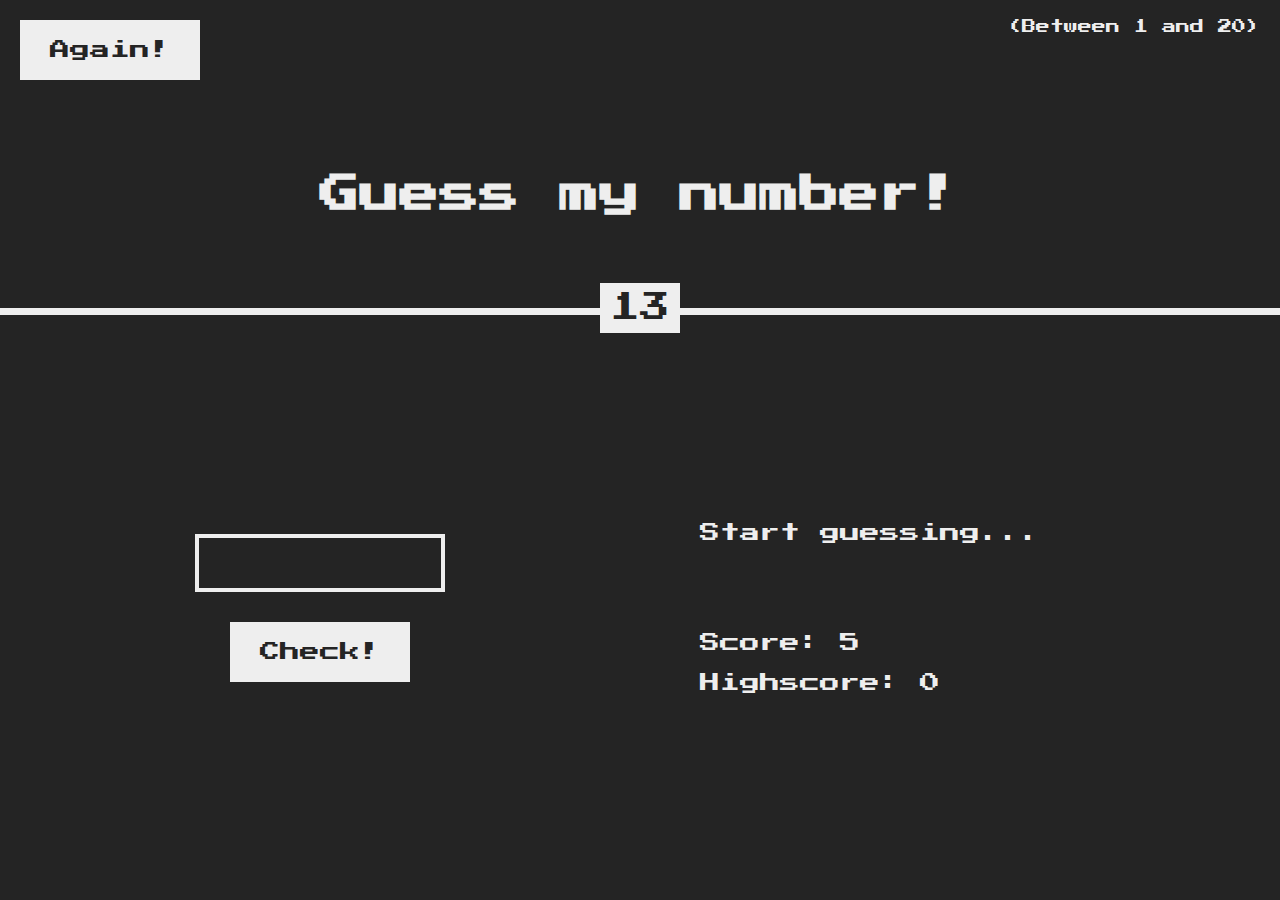
<file: 01 Guess Number Game/index.html>
<!DOCTYPE html>
<html lang="en">
  <head>
    <meta charset="UTF-8" />
    <meta http-equiv="X-UA-Compatible" content="IE=edge" />
    <meta name="viewport" content="width=device-width, initial-scale=1.0" />
    <link rel="stylesheet" href="./style.css" />
    <title>Guess my number!</title>
  </head>
  <body>
    <header>
      <h1>Guess my number!</h1>
      <p class="between">(Between 1 and 20)</p>
      <button class="btn again">Again!</button>
      <div class="number">?</div>
    </header>
    <main>
      <section class="left">
        <input type="number" name="" id="" class="guess" />
        <button class="btn check">Check!</button>
      </section>
      <section class="right">
        <p class="message">Start guessing...</p>
        <p class="label-score">Score: <span class="score"></span></p>
        <p class="label-highscore">
          Highscore: <span class="highscore">0</span>
        </p>
      </section>
    </main>
    <script src="./script.js"></script>
  </body>
</html>
</file>
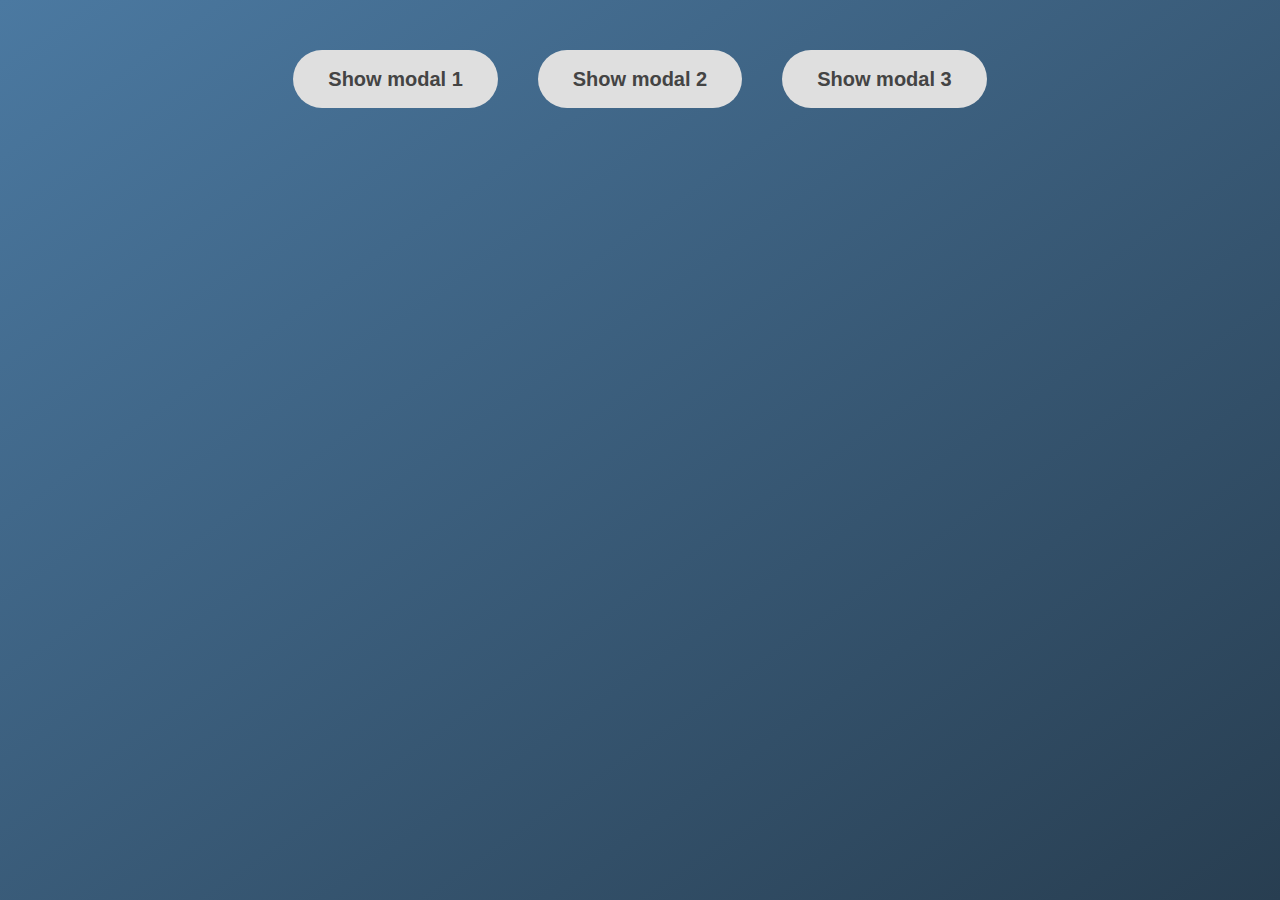
<file: 02 Modal Window/index.html>
<!DOCTYPE html>
<html lang="en">
  <head>
    <meta charset="UTF-8" />
    <meta http-equiv="X-UA-Compatible" content="IE=edge" />
    <meta name="viewport" content="width=device-width, initial-scale=1.0" />
    <link rel="stylesheet" href="style.css" />
    <title>Modal Window</title>
  </head>
  <body>
    <button class="show-modal">Show modal 1</button>
    <button class="show-modal">Show modal 2</button>
    <button class="show-modal">Show modal 3</button>

    <div class="modal hidden">
      <button class="close-modal">&times;</button>
      <h1>Modal Window</h1>
      <p>
        Lorem ipsum dolor sit amet, consectetur adipisicing elit, sed do eiusmod
        tempor incididunt ut labore et dolore magna aliqua. Ut enim ad minim
        veniam, quis nostrud exercitation ullamco laboris nisi ut aliquip ex ea
        commodo consequat. Duis aute irure dolor in reprehenderit in voluptate
        velit esse cillum dolore eu fugiat nulla pariatur. Excepteur sint
        occaecat cupidatat non proident, sunt in culpa qui officia deserunt
        mollit anim id est laborum.
      </p>
    </div>
    <div class="overlay hidden"></div>
    <script src="script.js"></script>
  </body>
</html>
</file>
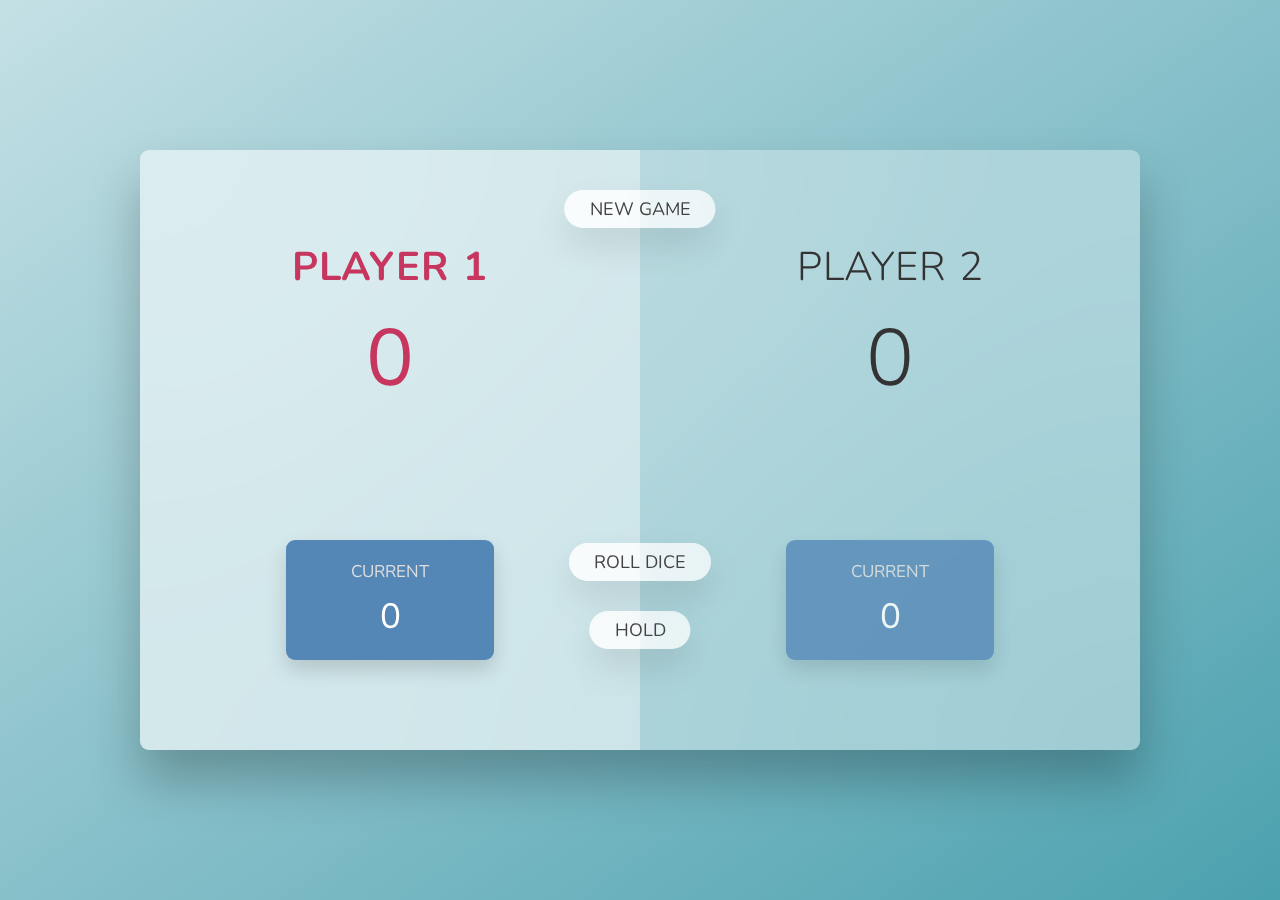
<file: 03 Dice Game/index.html>
<!DOCTYPE html>
<html lang="en">
  <head>
    <meta charset="UTF-8" />
    <meta name="viewport" content="width=device-width, initial-scale=1.0" />
    <meta http-equiv="X-UA-Compatible" content="ie=edge" />
    <link rel="shortcut icon" href="#" />
    <link rel="stylesheet" href="style.css" />
    <title>Pig Game</title>
  </head>
  <body>
    <main>
      <section class="player player--0 player--active">
        <h2 class="name" id="name--0">Player 1</h2>
        <p class="score" id="score--0">43</p>
        <div class="current">
          <p class="current-label">Current</p>
          <p class="current-score" id="current--0">0</p>
        </div>
      </section>
      <section class="player player--1">
        <h2 class="name" id="name--1">Player 2</h2>
        <p class="score" id="score--1">24</p>
        <div class="current">
          <p class="current-label">Current</p>
          <p class="current-score" id="current--1">0</p>
        </div>
      </section>

      <img src="./images/dice-6.png" alt="Playing dice" class="dice" />
      <button class="btn btn--new">New game</button>
      <button class="btn btn--roll">Roll dice</button>
      <button class="btn btn--hold">Hold</button>
    </main>
    <script src="script.js"></script>
  </body>
</html>
</file>
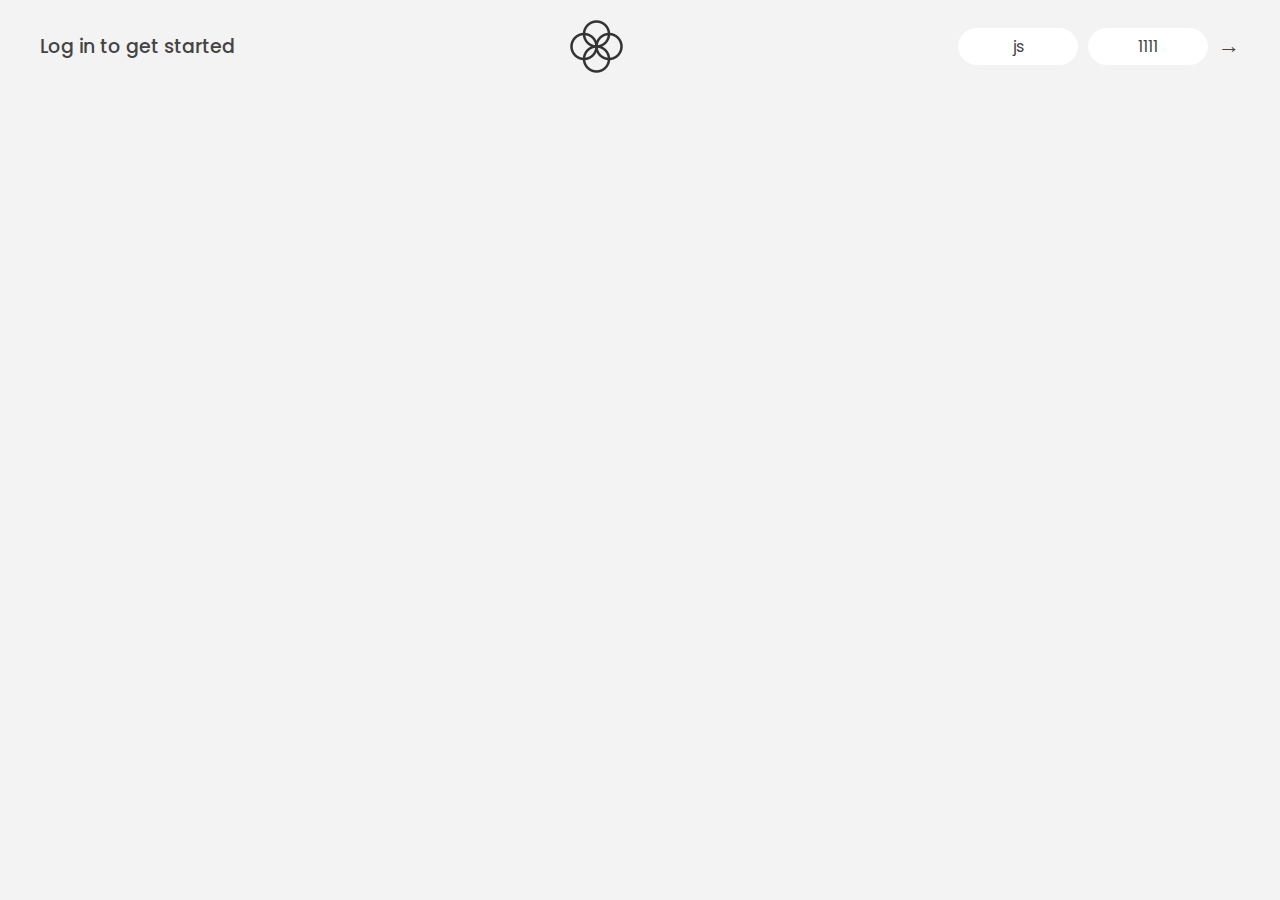
<file: 04 Bank project/index.html>
<!DOCTYPE html>
<html lang="en">
  <head>
    <meta charset="UTF-8" />
    <meta name="viewport" content="width=device-width, initial-scale=1.0" />
    <meta http-equiv="X-UA-Compatible" content="ie=edge" />
    <link rel="shortcut icon" type="image/png" href="/icon.png" />

    <link
      href="https://fonts.googleapis.com/css?family=Poppins:400,500,600&display=swap"
      rel="stylesheet"
    />

    <link rel="stylesheet" href="style.css" />
    <title>Bankist</title>
  </head>
  <body>
    <!-- TOP NAVIGATION -->
    <nav>
      <p class="welcome">Log in to get started</p>
      <img src="logo.png" alt="Logo" class="logo" />
      <form class="login">
        <input
          type="text"
          placeholder="user"
          class="login__input login__input--user"
        />
        <!-- In practice, use type="password" -->
        <input
          type="text"
          placeholder="PIN"
          maxlength="4"
          class="login__input login__input--pin"
        />
        <button class="login__btn">&rarr;</button>
      </form>
    </nav>

    <main class="app">
      <!-- BALANCE -->
      <div class="balance">
        <div>
          <p class="balance__label">Current balance</p>
          <p class="balance__date">
            As of <span class="date">00/00/0000</span>
          </p>
        </div>
        <p class="balance__value">0000€</p>
      </div>

      <!-- MOVEMENTS -->
      <div class="movements">
        <!-- <div class="movements__row">
          <div class="movements__type movements__type--deposit">2 deposit</div>
          <div class="movements__date">3 days ago</div>
          <div class="movements__value">4 000€</div>
        </div>
        <div class="movements__row">
          <div class="movements__type movements__type--withdrawal">
            1 withdrawal
          </div>
          <div class="movements__date">24/01/2037</div>
          <div class="movements__value">-378€</div>
        </div> -->
      </div>

      <!-- SUMMARY -->
      <div class="summary">
        <p class="summary__label">In</p>
        <p class="summary__value summary__value--in">0000€</p>
        <p class="summary__label">Out</p>
        <p class="summary__value summary__value--out">0000€</p>
        <p class="summary__label">Interest</p>
        <p class="summary__value summary__value--interest">0000€</p>
        <button class="btn--sort">&downarrow; SORT</button>
      </div>

      <!-- OPERATION: TRANSFERS -->
      <div class="operation operation--transfer">
        <h2>Transfer money</h2>
        <form class="form form--transfer">
          <input type="text" class="form__input form__input--to" />
          <input type="number" class="form__input form__input--amount" />
          <button class="form__btn form__btn--transfer">&rarr;</button>
          <label class="form__label">Transfer to</label>
          <label class="form__label">Amount</label>
        </form>
      </div>

      <!-- OPERATION: LOAN -->
      <div class="operation operation--loan">
        <h2>Request loan</h2>
        <form class="form form--loan">
          <input type="number" class="form__input form__input--loan-amount" />
          <button class="form__btn form__btn--loan">&rarr;</button>
          <label class="form__label form__label--loan">Amount</label>
        </form>
      </div>

      <!-- OPERATION: CLOSE -->
      <div class="operation operation--close">
        <h2>Close account</h2>
        <form class="form form--close">
          <input type="text" class="form__input form__input--user" />
          <input
            type="password"
            maxlength="6"
            class="form__input form__input--pin"
          />
          <button class="form__btn form__btn--close">&rarr;</button>
          <label class="form__label">Confirm user</label>
          <label class="form__label">Confirm PIN</label>
        </form>
      </div>

      <!-- LOGOUT TIMER -->
      <p class="logout-timer">
        You will be logged out in <span class="timer">00:00</span>
      </p>
    </main>

    <script src="script.js"></script>
  </body>
</html>
</file>
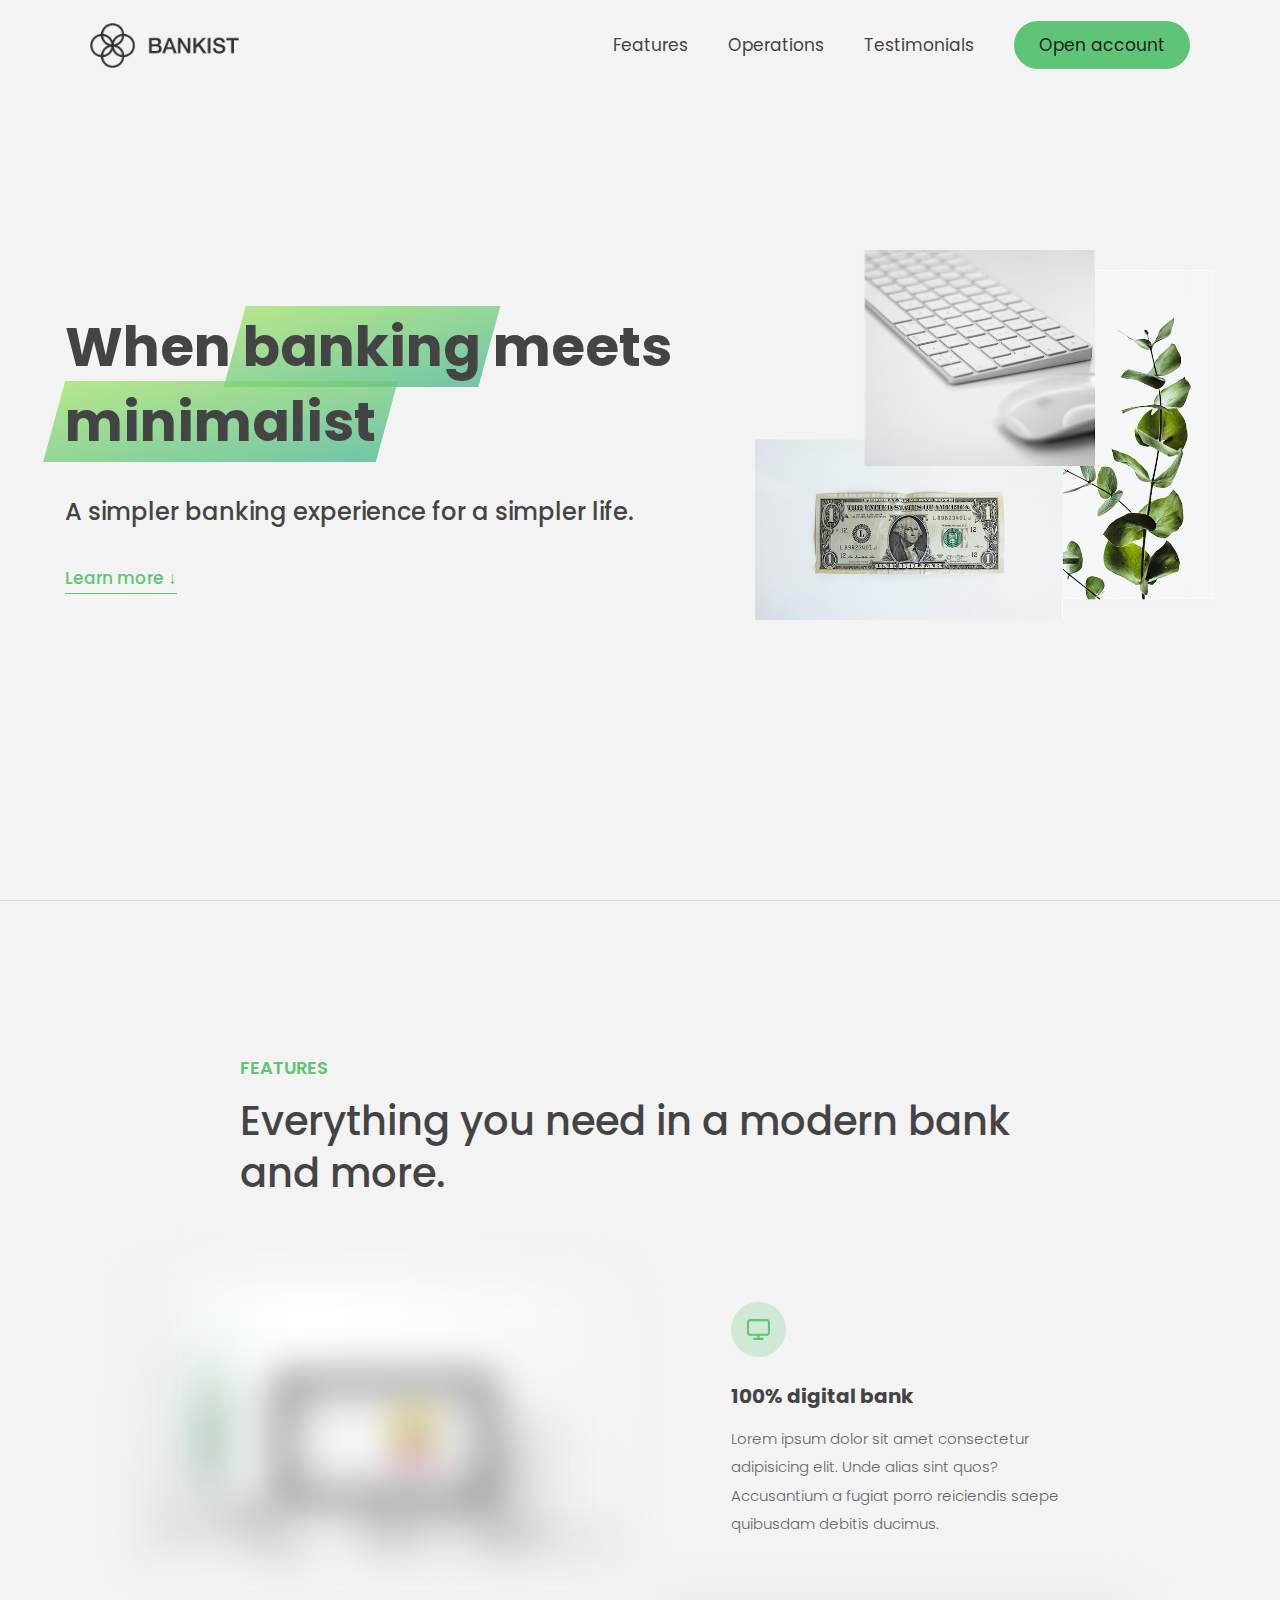
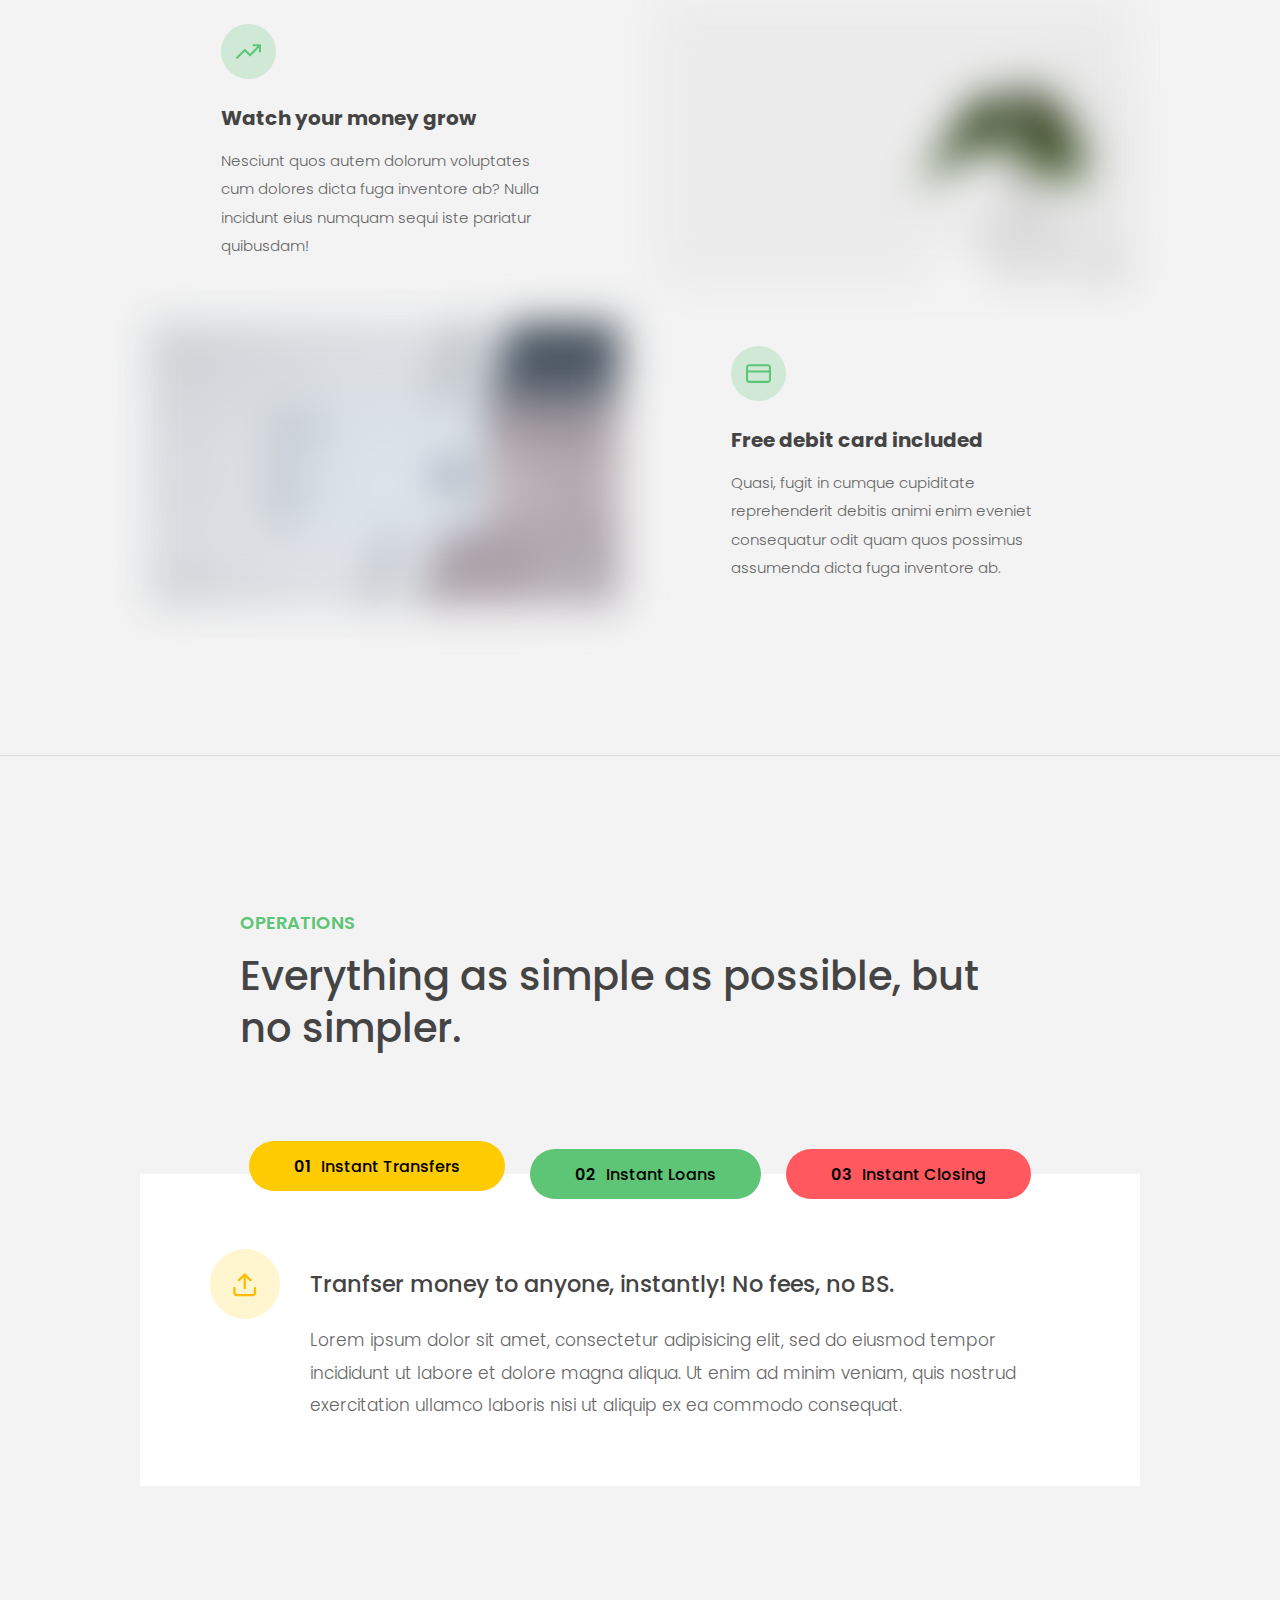
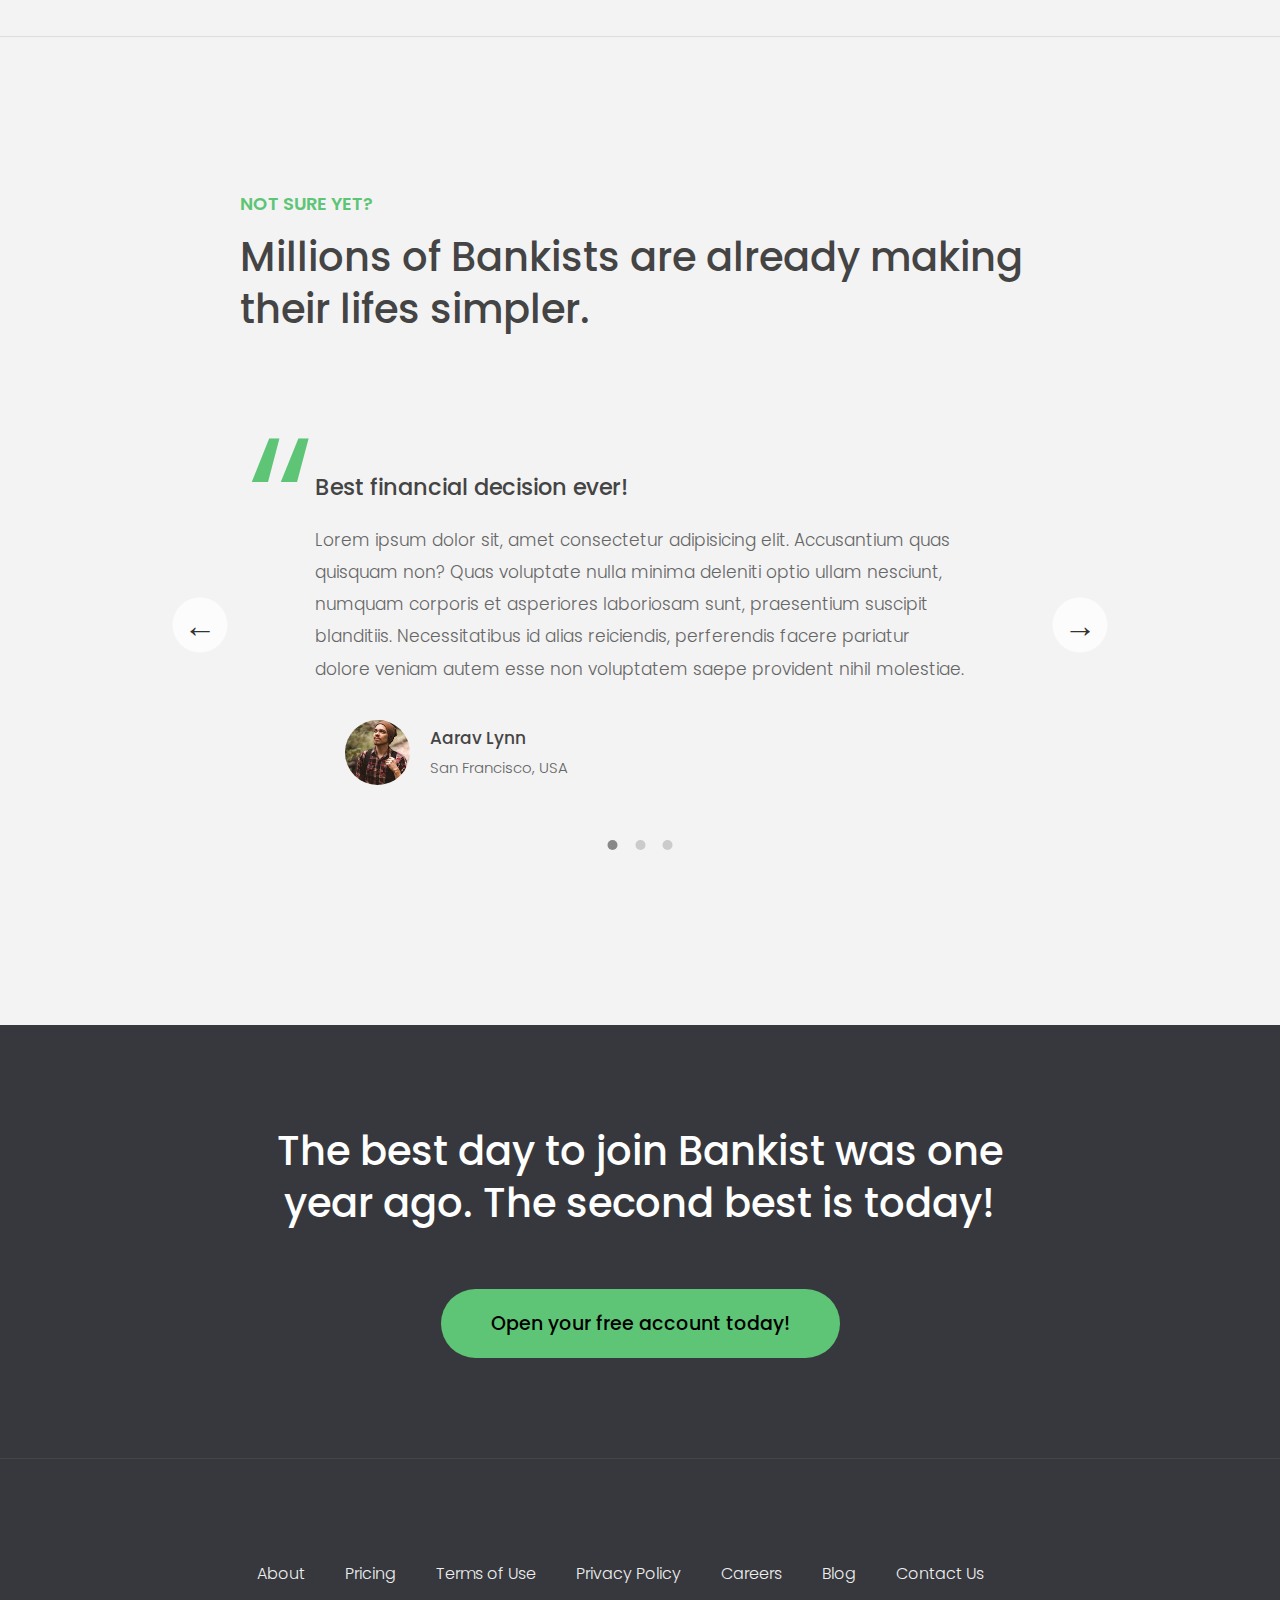
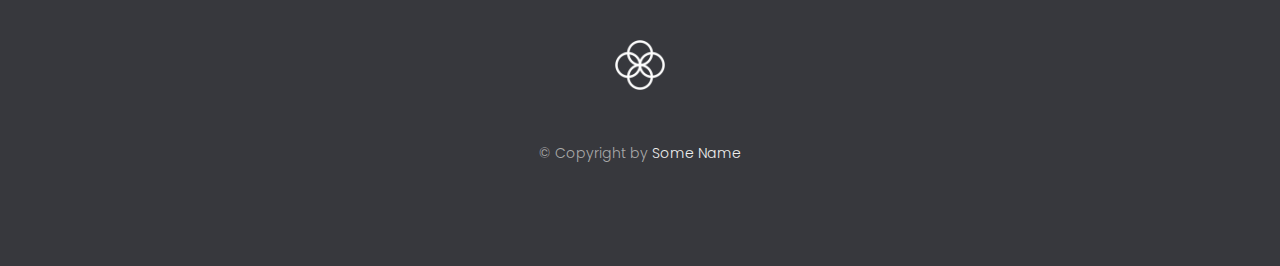
<file: 05 Bank website/index.html>
<!DOCTYPE html>
<html lang="en">
  <head>
    <meta charset="UTF-8" />
    <meta name="viewport" content="width=device-width, initial-scale=1.0" />
    <meta http-equiv="X-UA-Compatible" content="ie=edge" />
    <link rel="shortcut icon" type="image/png" href="img/icon.png" />

    <link
      href="https://fonts.googleapis.com/css?family=Poppins:300,400,500,600&display=swap"
      rel="stylesheet"
    />
    <link rel="stylesheet" href="style.css" />
    <title>Bankist | When Banking meets Minimalist</title>

    <script defer src="script.js"></script>
  </head>
  <body>
    <header class="header">
      <nav class="nav">
        <img
          src="img/logo.png"
          alt="Bankist logo"
          class="nav__logo"
          id="logo"
        />
        <ul class="nav__links">
          <li class="nav__item">
            <a class="nav__link" href="#section--1">Features</a>
            <!-- <a class="nav__link" href="#">Features</a> -->
          </li>
          <li class="nav__item">
            <a class="nav__link" href="#section--2">Operations</a>
          </li>
          <li class="nav__item">
            <a class="nav__link" href="#section--3">Testimonials</a>
          </li>
          <li class="nav__item">
            <a class="nav__link nav__link--btn btn--show-modal" href="#"
              >Open account</a
            >
          </li>
        </ul>
      </nav>

      <div class="header__title">
        <h1>
          When
          <!-- Green highlight effect -->
          <span class="highlight">banking</span>
          meets<br />
          <span class="highlight">minimalist</span>
        </h1>
        <h4>A simpler banking experience for a simpler life.</h4>
        <button class="btn--text btn--scroll-to">Learn more &DownArrow;</button>
        <img
          src="img/hero.png"
          class="header__img"
          alt="Minimalist bank items"
        />
      </div>
    </header>

    <section class="section" id="section--1">
      <div class="section__title">
        <h2 class="section__description">Features</h2>
        <h3 class="section__header">
          Everything you need in a modern bank and more.
        </h3>
      </div>

      <div class="features">
        <img
          src="img/digital-lazy.jpg"
          data-src="img/digital.jpg"
          alt="Computer"
          class="features__img lazy-img"
        />
        <div class="features__feature">
          <div class="features__icon">
            <svg>
              <use xlink:href="img/icons.svg#icon-monitor"></use>
            </svg>
          </div>
          <h5 class="features__header">100% digital bank</h5>
          <p>
            Lorem ipsum dolor sit amet consectetur adipisicing elit. Unde alias
            sint quos? Accusantium a fugiat porro reiciendis saepe quibusdam
            debitis ducimus.
          </p>
        </div>

        <div class="features__feature">
          <div class="features__icon">
            <svg>
              <use xlink:href="img/icons.svg#icon-trending-up"></use>
            </svg>
          </div>
          <h5 class="features__header">Watch your money grow</h5>
          <p>
            Nesciunt quos autem dolorum voluptates cum dolores dicta fuga
            inventore ab? Nulla incidunt eius numquam sequi iste pariatur
            quibusdam!
          </p>
        </div>
        <img
          src="img/grow-lazy.jpg"
          data-src="img/grow.jpg"
          alt="Plant"
          class="features__img lazy-img"
        />

        <img
          src="img/card-lazy.jpg"
          data-src="img/card.jpg"
          alt="Credit card"
          class="features__img lazy-img"
        />
        <div class="features__feature">
          <div class="features__icon">
            <svg>
              <use xlink:href="img/icons.svg#icon-credit-card"></use>
            </svg>
          </div>
          <h5 class="features__header">Free debit card included</h5>
          <p>
            Quasi, fugit in cumque cupiditate reprehenderit debitis animi enim
            eveniet consequatur odit quam quos possimus assumenda dicta fuga
            inventore ab.
          </p>
        </div>
      </div>
    </section>

    <section class="section" id="section--2">
      <div class="section__title">
        <h2 class="section__description">Operations</h2>
        <h3 class="section__header">
          Everything as simple as possible, but no simpler.
        </h3>
      </div>

      <div class="operations">
        <div class="operations__tab-container">
          <button
            class="btn operations__tab operations__tab--1 operations__tab--active"
            data-tab="1"
          >
            <span>01</span>Instant Transfers
          </button>
          <button class="btn operations__tab operations__tab--2" data-tab="2">
            <span>02</span>Instant Loans
          </button>
          <button class="btn operations__tab operations__tab--3" data-tab="3">
            <span>03</span>Instant Closing
          </button>
        </div>
        <div
          class="operations__content operations__content--1 operations__content--active"
        >
          <div class="operations__icon operations__icon--1">
            <svg>
              <use xlink:href="img/icons.svg#icon-upload"></use>
            </svg>
          </div>
          <h5 class="operations__header">
            Tranfser money to anyone, instantly! No fees, no BS.
          </h5>
          <p>
            Lorem ipsum dolor sit amet, consectetur adipisicing elit, sed do
            eiusmod tempor incididunt ut labore et dolore magna aliqua. Ut enim
            ad minim veniam, quis nostrud exercitation ullamco laboris nisi ut
            aliquip ex ea commodo consequat.
          </p>
        </div>

        <div class="operations__content operations__content--2">
          <div class="operations__icon operations__icon--2">
            <svg>
              <use xlink:href="img/icons.svg#icon-home"></use>
            </svg>
          </div>
          <h5 class="operations__header">
            Buy a home or make your dreams come true, with instant loans.
          </h5>
          <p>
            Duis aute irure dolor in reprehenderit in voluptate velit esse
            cillum dolore eu fugiat nulla pariatur. Excepteur sint occaecat
            cupidatat non proident, sunt in culpa qui officia deserunt mollit
            anim id est laborum.
          </p>
        </div>
        <div class="operations__content operations__content--3">
          <div class="operations__icon operations__icon--3">
            <svg>
              <use xlink:href="img/icons.svg#icon-user-x"></use>
            </svg>
          </div>
          <h5 class="operations__header">
            No longer need your account? No problem! Close it instantly.
          </h5>
          <p>
            Excepteur sint occaecat cupidatat non proident, sunt in culpa qui
            officia deserunt mollit anim id est laborum. Ut enim ad minim
            veniam, quis nostrud exercitation ullamco laboris nisi ut aliquip ex
            ea commodo consequat.
          </p>
        </div>
      </div>
    </section>

    <section class="section" id="section--3">
      <div class="section__title section__title--testimonials">
        <h2 class="section__description">Not sure yet?</h2>
        <h3 class="section__header">
          Millions of Bankists are already making their lifes simpler.
        </h3>
      </div>

      <div class="slider">
        <div class="slide slide--1">
          <div class="testimonial">
            <h5 class="testimonial__header">Best financial decision ever!</h5>
            <blockquote class="testimonial__text">
              Lorem ipsum dolor sit, amet consectetur adipisicing elit.
              Accusantium quas quisquam non? Quas voluptate nulla minima
              deleniti optio ullam nesciunt, numquam corporis et asperiores
              laboriosam sunt, praesentium suscipit blanditiis. Necessitatibus
              id alias reiciendis, perferendis facere pariatur dolore veniam
              autem esse non voluptatem saepe provident nihil molestiae.
            </blockquote>
            <address class="testimonial__author">
              <img src="img/user-1.jpg" alt="" class="testimonial__photo" />
              <h6 class="testimonial__name">Aarav Lynn</h6>
              <p class="testimonial__location">San Francisco, USA</p>
            </address>
          </div>
        </div>

        <div class="slide slide--2">
          <div class="testimonial">
            <h5 class="testimonial__header">
              The last step to becoming a complete minimalist
            </h5>
            <blockquote class="testimonial__text">
              Quisquam itaque deserunt ullam, quia ea repellendus provident,
              ducimus neque ipsam modi voluptatibus doloremque, corrupti
              laborum. Incidunt numquam perferendis veritatis neque repellendus.
              Lorem, ipsum dolor sit amet consectetur adipisicing elit. Illo
              deserunt exercitationem deleniti.
            </blockquote>
            <address class="testimonial__author">
              <img src="img/user-2.jpg" alt="" class="testimonial__photo" />
              <h6 class="testimonial__name">Miyah Miles</h6>
              <p class="testimonial__location">London, UK</p>
            </address>
          </div>
        </div>

        <div class="slide slide--3">
          <div class="testimonial">
            <h5 class="testimonial__header">
              Finally free from old-school banks
            </h5>
            <blockquote class="testimonial__text">
              Debitis, nihil sit minus suscipit magni aperiam vel tenetur
              incidunt commodi architecto numquam omnis nulla autem,
              necessitatibus blanditiis modi similique quidem. Odio aliquam
              culpa dicta beatae quod maiores ipsa minus consequatur error sunt,
              deleniti saepe aliquid quos inventore sequi. Necessitatibus id
              alias reiciendis, perferendis facere.
            </blockquote>
            <address class="testimonial__author">
              <img src="img/user-3.jpg" alt="" class="testimonial__photo" />
              <h6 class="testimonial__name">Francisco Gomes</h6>
              <p class="testimonial__location">Lisbon, Portugal</p>
            </address>
          </div>
        </div>

        <!-- <div class="slide"><img src="img/img-1.jpg" alt="Photo 1" /></div>
        <div class="slide"><img src="img/img-2.jpg" alt="Photo 2" /></div>
        <div class="slide"><img src="img/img-3.jpg" alt="Photo 3" /></div>
        <div class="slide"><img src="img/img-4.jpg" alt="Photo 4" /></div> -->
        <button class="slider__btn slider__btn--left">&larr;</button>
        <button class="slider__btn slider__btn--right">&rarr;</button>
        <div class="dots">
          
        </div>
      </div>
    </section>

    <section class="section section--sign-up">
      <div class="section__title">
        <h3 class="section__header">
          The best day to join Bankist was one year ago. The second best is
          today!
        </h3>
      </div>
      <button class="btn btn--show-modal">Open your free account today!</button>
    </section>

    <footer class="footer">
      <ul class="footer__nav">
        <li class="footer__item">
          <a class="footer__link" href="#">About</a>
        </li>
        <li class="footer__item">
          <a class="footer__link" href="#">Pricing</a>
        </li>
        <li class="footer__item">
          <a class="footer__link" href="#">Terms of Use</a>
        </li>
        <li class="footer__item">
          <a class="footer__link" href="#">Privacy Policy</a>
        </li>
        <li class="footer__item">
          <a class="footer__link" href="#">Careers</a>
        </li>
        <li class="footer__item">
          <a class="footer__link" href="#">Blog</a>
        </li>
        <li class="footer__item">
          <a class="footer__link" href="#">Contact Us</a>
        </li>
      </ul>
      <img src="img/icon.png" alt="Logo" class="footer__logo" />
      <p class="footer__copyright">
        &copy; Copyright by
        <a
          class="footer__link twitter-link"
          target="_blank"
          href="https://twitter.com/"
          >Some Name</a
        >
      </p>
    </footer>

    <div class="modal hidden">
      <button class="btn--close-modal">&times;</button>
      <h2 class="modal__header">
        Open your bank account <br />
        in just <span class="highlight">5 minutes</span>
      </h2>
      <form class="modal__form">
        <label>First Name</label>
        <input type="text" />
        <label>Last Name</label>
        <input type="text" />
        <label>Email Address</label>
        <input type="email" />
        <button class="btn">Next step &rarr;</button>
      </form>
    </div>
    <div class="overlay hidden"></div>

    <!-- <script src="script.js"></script> -->
  </body>
</html>
</file>
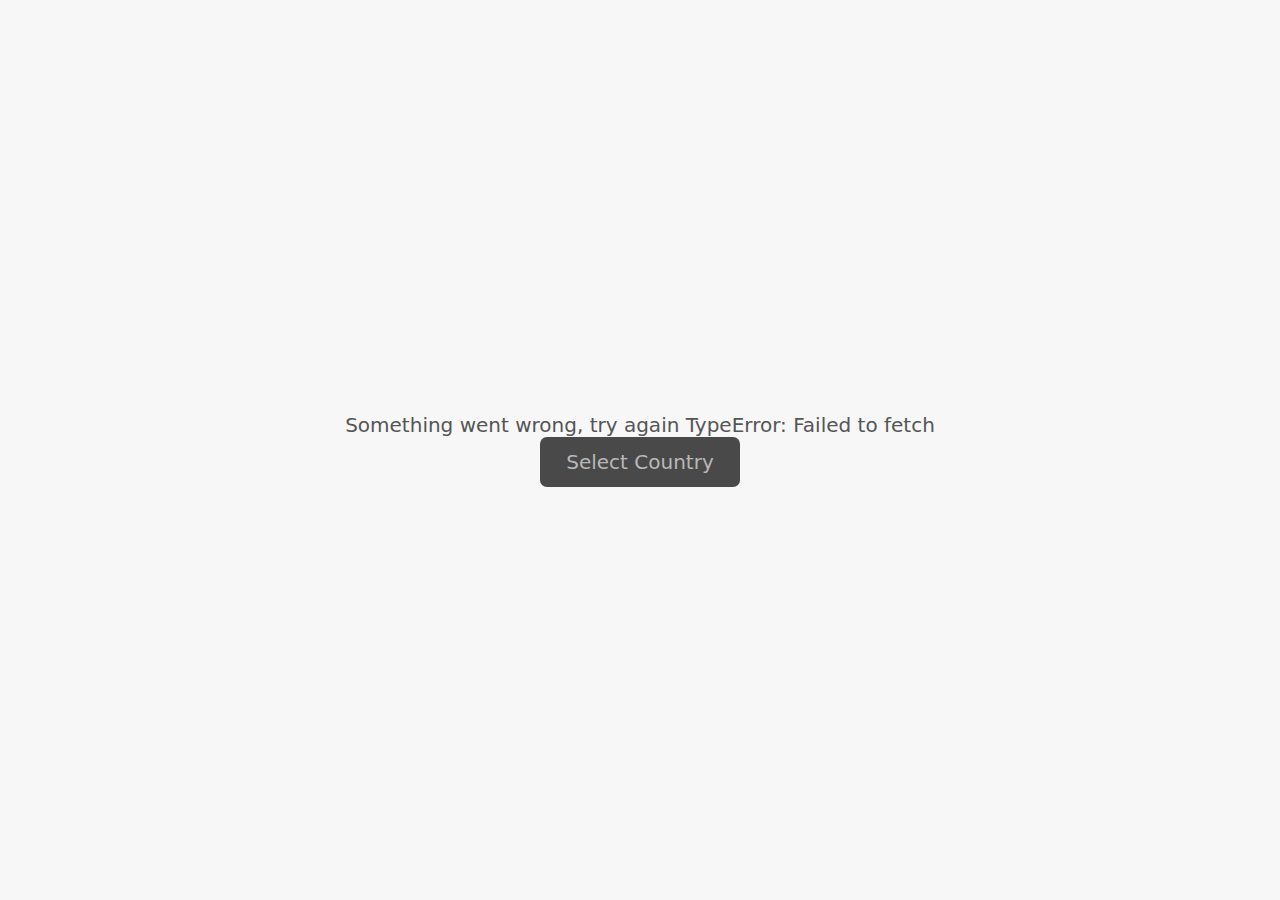
<file: 08 Async & Ajax/index.html>
<!DOCTYPE html>
<html lang="en">
  <head>
    <meta charset="UTF-8" />
    <meta name="viewport" content="width=device-width, initial-scale=1.0" />
    <meta http-equiv="X-UA-Compatible" content="ie=edge" />
    <link rel="stylesheet" href="style.css" />
    <script defer src="script.js"></script>
    <title>Asynchronous JavaScript</title>
  </head>
  <body>
    <main class="container">
      <div class="countries">
      
      </div>
      
      <div class="images"></div>
      <button>Select Country</button>
    </main>
  </body>
</html>
</file>
<file: 01 Guess Number Game/style.css>
@import url("https://fonts.googleapis.com/css?family=Press+Start+2P&display=swap");

* {
  margin: 0;
  padding: 0;
  box-sizing: inherit;
}

html {
  font-size: 62.5%;
  box-sizing: border-box;
}

body {
  font-family: "Press Start 2P", sans-serif;
  color: #eee;
  background-color: rgb(36, 36, 36);
}
/*LAYOUT*/
header {
  position: relative;
  height: 35vh;
  border-bottom: 7px solid #eee;
}
main {
  height: 65vh;
  color: #eee;
  display: flex;
  align-items: center;
  justify-content: space-around;
}
.left {
  width: 52rem;
  display: flex;
  flex-direction: column;
  align-items: center;
}
.right {
  width: 52rem;
  font-size: 2rem;
}

/* elements style  */
h1 {
  /* color: #af392a; */
  font-size: 4rem;
  text-align: center;
  position: absolute;
  width: 100%;
  top: 50%;
  left: 50%;
  transform: translate(-50%, 50%);
}
.number {
  background: #eee;
  color: #242424;
  font-size: 3rem;
  width: 8rem;
  padding: 1rem 0rem;
  text-align: center;
  position: absolute;
  bottom: 0;
  left: 50%;
  transform: translate(-50%, 50%);
  /* transform: scale(0.9); */
}

.between {
  font-size: 1.4rem;
  position: absolute;
  top: 2rem;
  right: 2rem;
}
.again {
  position: absolute;
  top: 2rem;
  left: 2rem;
}

.guess {
  background: none;
  border: 4px solid #eee;
  font-family: inherit;
  color: inherit;
  font-size: 5rem;
  width: 25rem;
  text-align: center;
  display: block;
  margin-bottom: 3rem;
  -webkit-appearance: none;
  -moz-appearance: textfield;
}

.btn {
  border: none;
  background-color: #eee;
  color: rgb(36, 36, 36);
  font-size: 2rem;
  font-family: inherit;
  padding: 2rem 3rem;
  cursor: pointer;
}
.btn:hover {
  background-color: #ccc;
}

.message {
  margin-bottom: 8rem;
  height: 3rem;
}
.label-score {
  margin-bottom: 2rem;
}
</file>
<file: 02 Modal Window/style.css>
* {
  margin: 0;
  padding: 0;
  box-sizing: inherit;
}

html {
  font-size: 62.5%;
  box-sizing: border-box;
}

body {
  /* border: 2px #dd4d4d solid; */
  font-family: sans-serif;
  color: #333;
  line-height: 1.5;
  height: 100vh;
  position: relative;
  display: flex;
  align-items: flex-start;
  justify-content: center;
  background: linear-gradient(to bottom right, #4b79a1, #283e51);
}

.show-modal {
  font-size: 2rem;
  font-weight: 600;
  padding: 1.75rem 3.5rem;
  margin: 5rem 2rem;
  border: none;
  background-color: rgb(223, 223, 223);
  color: #444;
  border-radius: 10rem;
  cursor: pointer;
}

.close-modal {
  position: absolute;
  top: 1.2rem;
  right: 2rem;
  font-size: 5rem;
  color: #333;
  cursor: pointer;
  border: none;
  background: none;
}

h1 {
  font-size: 2.5rem;
  margin-bottom: 2rem;
}

p {
  font-size: 1.8rem;
}
/* -------------------------- */
/* CLASSES TO MAKE MODAL WORK */
.hidden {
  display: none;
}
.modal {
  /* border: 2px solid rgb(108, 190, 204); */
  position: absolute;
  top: 50%;
  left: 50%;
  transform: translate(-50%, -50%);
  width: 70%;

  background-color: rgb(210, 222, 233);
  padding: 6rem;
  border-radius: 5px;
  box-shadow: 0 3rem 5rem rgba(0, 0, 0, 0.3);
  z-index: 10;
}

.overlay {
  position: absolute;
  top: 0;
  left: 0;
  width: 100%;
  height: 100%;
  background-color: rgba(0, 0, 0, 0.6);
  backdrop-filter: blur(3px);

  z-index: 5;
}
</file>
<file: 03 Dice Game/style.css>
@import url("https://fonts.googleapis.com/css2?family=Nunito&display=swap");

* {
  margin: 0;
  padding: 0;
  box-sizing: inherit;
}

html {
  font-size: 62.5%;
  box-sizing: border-box;
}

body {
  font-family: "Nunito", sans-serif;
  font-weight: 400;
  height: 100vh;
  color: #333;
  background-image: linear-gradient(to top left, #4ca1af 0%, #c4e0e5 100%);
  display: flex;
  justify-content: center;
  align-items: center;
}

main {
  position: relative;
  width: 100rem;
  height: 60rem;
  background-color: rgba(255, 255, 255, 0.35);
  backdrop-filter: blur(200px);
  filter: blur();
  box-shadow: 0 3rem 5rem rgba(0, 0, 0, 0.25);
  border-radius: 9px;
  overflow: hidden;
  display: flex;
}

.player {
  flex: 50%;
  padding: 9rem;
  display: flex;
  flex-direction: column;
  align-items: center;
  transition: all 0.75s;
}
.name {
  position: relative;
  font-size: 4rem;
  text-transform: uppercase;
  letter-spacing: 1px;
  word-spacing: 2px;
  font-weight: 300;
  margin-bottom: 1rem;
}

.score {
  font-size: 8rem;
  font-weight: 300;

  color: #333;

  margin-bottom: auto;
}

.player--active {
  background-color: rgba(255, 255, 255, 0.4);
}
.player--active .name {
  font-weight: 700;
  color: #c7365f;
}
.player--active .score {
  font-weight: 400;
  color: #c7365f;
}

.player--active .current {
  opacity: 1;
}

.current {
  background-color: #5587b6;
  opacity: 0.8;
  border-radius: 9px;
  color: #fff;
  width: 65%;
  padding: 2rem;
  text-align: center;
  transition: all 0.75s;

  box-shadow: 0 1rem 2rem rgba(0, 0, 0, 0.15);
}

.current-label {
  text-transform: uppercase;
  margin-bottom: 1rem;
  font-size: 1.7rem;
  color: #ddd;
}

.current-score {
  font-size: 3.5rem;
}

/* ABSOLUTE POSITIONED ELEMENTS */
.btn {
  position: absolute;
  left: 50%;
  transform: translateX(-50%);
  color: #444;
  background: none;
  border: none;
  font-family: inherit;
  font-size: 1.8rem;
  text-transform: uppercase;
  cursor: pointer;
  font-weight: 400;
  transition: all 0.2s;

  background-color: white;
  background-color: rgba(255, 255, 255, 0.6);
  backdrop-filter: blur(10px);

  padding: 0.7rem 2.5rem;
  border-radius: 50rem;
  box-shadow: 0 1.75rem 3.5rem rgba(0, 0, 0, 0.1);
}

/* .btn::first-letter {
  font-size: 2.4rem;
  display: inline-block;
  margin-right: 0.7rem;
} */

.btn--new {
  top: 4rem;
}
.btn--roll {
  top: 39.3rem;
}
.btn--hold {
  top: 46.1rem;
}

.btn:active {
  transform: translate(-50%, 3px);
  box-shadow: 0 1rem 2rem rgba(0, 0, 0, 0.15);
}

.btn:focus {
  outline: none;
}

.dice {
  position: absolute;
  left: 50%;
  top: 16.5rem;
  transform: translateX(-50%);
  height: 10rem;
  box-shadow: 0 2rem 5rem rgba(0, 0, 0, 0.2);
}

.player--winner {
  background-image: linear-gradient(to top left, #654ea3 0%, #eaafc8 100%);
}

.player--winner .name {
  font-weight: 700;
  color: #ebebeb;
}
.player--winner .score {
  color: #ebebeb;
}

.hidden {
  display: none;
}
</file>
<file: 04 Bank project/style.css>
* {
  margin: 0;
  padding: 0;
  box-sizing: inherit;
}

html {
  font-size: 62.5%;
  box-sizing: border-box;
}

body {
  font-family: "Poppins", sans-serif;
  color: #444;
  background-color: #f3f3f3;
  /* background-color: #333; */
  height: 100vh;
  padding: 2rem;
}

nav {
  display: flex;
  justify-content: space-between;
  align-items: center;
  padding: 0 2rem;
}

.welcome {
  font-size: 1.9rem;
  font-weight: 500;
}

.logo {
  height: 5.25rem;
}

.login {
  display: flex;
}

.login__input {
  border: none;
  padding: 0.5rem 2rem;
  font-size: 1.6rem;
  font-family: inherit;
  text-align: center;
  width: 12rem;
  border-radius: 10rem;
  margin-right: 1rem;
  color: inherit;
  border: 1px solid #fff;
  transition: all 0.3s;
}

.login__input:focus {
  outline: none;
  border: 1px solid #ccc;
}

.login__input::placeholder {
  color: #bbb;
}

.login__btn {
  border: none;
  background: none;
  font-size: 2.2rem;
  color: inherit;
  cursor: pointer;
  transition: all 0.3s;
}

.login__btn:hover,
.login__btn:focus,
.btn--sort:hover,
.btn--sort:focus {
  outline: none;
  color: #777;
}

/* MAIN */
.app {
  position: relative;
  max-width: 100rem;
  margin: 4rem auto;
  display: grid;
  grid-template-columns: 4fr 3fr;
  grid-template-rows: auto repeat(3, 15rem) auto;
  gap: 2rem;

  /* NOTE This creates the fade in/out anumation */
  opacity: 0;
  transition: all 1s;
}

.balance {
  grid-column: 1 / span 2;
  display: flex;
  align-items: flex-end;
  justify-content: space-between;
  margin-bottom: 2rem;
}

.balance__label {
  font-size: 2.2rem;
  font-weight: 500;
  margin-bottom: -0.2rem;
}

.balance__date {
  font-size: 1.4rem;
  color: #888;
}

.balance__value {
  font-size: 4.5rem;
  font-weight: 400;
}

/* MOVEMENTS */
.movements {
  grid-row: 2 / span 3;
  background-color: #fff;
  border-radius: 1rem;
  overflow: scroll;
}

.movements__row {
  padding: 2.25rem 4rem;
  display: flex;
  align-items: center;
  border-bottom: 1px solid #eee;
}

.movements__type {
  font-size: 1.1rem;
  text-transform: uppercase;
  font-weight: 500;
  color: #fff;
  padding: 0.1rem 1rem;
  border-radius: 10rem;
  margin-right: 2rem;
}

.movements__date {
  font-size: 1.1rem;
  text-transform: uppercase;
  font-weight: 500;
  color: #666;
}

.movements__type--deposit {
  background-image: linear-gradient(to top left, #39b385, #9be15d);
}

.movements__type--withdrawal {
  background-image: linear-gradient(to top left, #e52a5a, #ff585f);
}

.movements__value {
  font-size: 1.7rem;
  margin-left: auto;
}

/* SUMMARY */
.summary {
  grid-row: 5 / 6;
  display: flex;
  align-items: baseline;
  padding: 0 0.3rem;
  margin-top: 1rem;
}

.summary__label {
  font-size: 1.2rem;
  font-weight: 500;
  text-transform: uppercase;
  margin-right: 0.8rem;
}

.summary__value {
  font-size: 2.2rem;
  margin-right: 2.5rem;
}

.summary__value--in,
.summary__value--interest {
  color: #66c873;
}

.summary__value--out {
  color: #f5465d;
}

.btn--sort {
  margin-left: auto;
  border: none;
  background: none;
  font-size: 1.3rem;
  font-weight: 500;
  cursor: pointer;
}

/* OPERATIONS */
.operation {
  border-radius: 1rem;
  padding: 3rem 4rem;
  color: #333;
}

.operation--transfer {
  background-image: linear-gradient(to top left, #ffb003, #ffcb03);
}

.operation--loan {
  background-image: linear-gradient(to top left, #39b385, #9be15d);
}

.operation--close {
  background-image: linear-gradient(to top left, #e52a5a, #ff585f);
}

h2 {
  margin-bottom: 1.5rem;
  font-size: 1.7rem;
  font-weight: 600;
  color: #333;
}

.form {
  display: grid;
  grid-template-columns: 2.5fr 2.5fr 1fr;
  grid-template-rows: auto auto;
  gap: 0.4rem 1rem;
}

/* Exceptions for interst */
.form.form--loan {
  grid-template-columns: 2.5fr 1fr 2.5fr;
}
.form__label--loan {
  grid-row: 2;
}
/* End exceptions */

.form__input {
  width: 100%;
  border: none;
  background-color: rgba(255, 255, 255, 0.4);
  font-family: inherit;
  font-size: 1.5rem;
  text-align: center;
  color: #333;
  padding: 0.3rem 1rem;
  border-radius: 0.7rem;
  transition: all 0.3s;
}

.form__input:focus {
  outline: none;
  background-color: rgba(255, 255, 255, 0.6);
}

.form__label {
  font-size: 1.3rem;
  text-align: center;
}

.form__btn {
  border: none;
  border-radius: 0.7rem;
  font-size: 1.8rem;
  background-color: #fff;
  cursor: pointer;
  transition: all 0.3s;
}

.form__btn:focus {
  outline: none;
  background-color: rgba(255, 255, 255, 0.8);
}

.logout-timer {
  padding: 0 0.3rem;
  margin-top: 1.9rem;
  text-align: right;
  font-size: 1.25rem;
}

.timer {
  font-weight: 600;
}
</file>
<file: 05 Bank website/style.css>
:root {
  --color-primary: #5ec576;
  --color-secondary: #ffcb03;
  --color-tertiary: #ff585f;
  --color-primary-darker: #4bbb7d;
  --color-secondary-darker: #ffbb00;
  --color-tertiary-darker: #fd424b;
  --color-primary-opacity: #5ec5763a;
  --color-secondary-opacity: #ffcd0331;
  --color-tertiary-opacity: #ff58602d;
  --gradient-primary: linear-gradient(to top left, #39b385, #9be15d);
  --gradient-secondary: linear-gradient(to top left, #ffb003, #ffcb03);
}

* {
  margin: 0;
  padding: 0;
  box-sizing: inherit;
}

html {
  font-size: 62.5%;
  box-sizing: border-box;
}

body {
  font-family: 'Poppins', sans-serif;
  font-weight: 300;
  color: #444;
  line-height: 1.9;
  background-color: #f3f3f3;
}

/* GENERAL ELEMENTS */
.section {
  padding: 15rem 3rem;
  border-top: 1px solid #ddd;

  transition: transform 1s, opacity 1s;
}

.section--hidden {
  opacity: 0;
  transform: translateY(8rem);
}

.section__title {
  max-width: 80rem;
  margin: 0 auto 8rem auto;
}

.section__description {
  font-size: 1.8rem;
  font-weight: 600;
  text-transform: uppercase;
  color: var(--color-primary);
  margin-bottom: 1rem;
}

.section__header {
  font-size: 4rem;
  line-height: 1.3;
  font-weight: 500;
}

.btn {
  display: inline-block;
  background-color: var(--color-primary);
  font-size: 1.6rem;
  font-family: inherit;
  font-weight: 500;
  border: none;
  padding: 1.25rem 4.5rem;
  border-radius: 10rem;
  cursor: pointer;
  transition: all 0.3s;
}

.btn:hover {
  background-color: var(--color-primary-darker);
}

.btn--text {
  display: inline-block;
  background: none;
  font-size: 1.7rem;
  font-family: inherit;
  font-weight: 500;
  color: var(--color-primary);
  border: none;
  border-bottom: 1px solid currentColor;
  padding-bottom: 2px;
  cursor: pointer;
  transition: all 0.3s;
}

p {
  color: #666;
}


button:focus {
  outline: none;
}

img {
  transition: filter 0.5s;
}

.lazy-img {
  filter: blur(20px);
}

/* NAVIGATION */
.nav {
  display: flex;
  justify-content: space-between;
  align-items: center;
  height: 9rem;
  width: 100%;
  padding: 0 6rem;
  z-index: 100;
}

/* nav and stickly class at the same time */
.nav.sticky {
  position: fixed;
  background-color: rgba(255, 255, 255, 0.95);
}

.nav__logo {
  height: 4.5rem;
  transition: all 0.3s;
}

.nav__links {
  display: flex;
  align-items: center;
  list-style: none;
}

.nav__item {
  margin-left: 4rem;
}

.nav__link:link,
.nav__link:visited {
  font-size: 1.7rem;
  font-weight: 400;
  color: inherit;
  text-decoration: none;
  display: block;
  transition: all 0.3s;
}

.nav__link--btn:link,
.nav__link--btn:visited {
  padding: 0.8rem 2.5rem;
  border-radius: 3rem;
  background-color: var(--color-primary);
  color: #222;
}

.nav__link--btn:hover,
.nav__link--btn:active {
  color: inherit;
  background-color: var(--color-primary-darker);
  color: #333;
}

/* HEADER */
.header {
  padding: 0 3rem;
  height: 100vh;
  display: flex;
  flex-direction: column;
  align-items: center;
}

.header__title {
  flex: 1;

  max-width: 115rem;
  display: grid;
  grid-template-columns: 3fr 2fr;
  row-gap: 3rem;
  align-content: center;
  justify-content: center;

  align-items: start;
  justify-items: start;
}

h1 {
  font-size: 5.5rem;
  line-height: 1.35;
}

h4 {
  font-size: 2.4rem;
  font-weight: 500;
}

.header__img {
  width: 100%;
  grid-column: 2 / 3;
  grid-row: 1 / span 4;
  transform: translateY(-6rem);
}

.highlight {
  position: relative;
}

.highlight::after {
  display: block;
  content: '';
  position: absolute;
  bottom: 0;
  left: 0;
  height: 100%;
  width: 100%;
  z-index: -1;
  opacity: 0.7;
  transform: scale(1.07, 1.05) skewX(-15deg);
  background-image: var(--gradient-primary);
}

/* FEATURES */
.features {
  display: grid;
  grid-template-columns: 1fr 1fr;
  gap: 4rem;
  margin: 0 12rem;
}

.features__img {
  width: 100%;
}

.features__feature {
  align-self: center;
  justify-self: center;
  width: 70%;
  font-size: 1.5rem;
}

.features__icon {
  display: flex;
  align-items: center;
  justify-content: center;
  background-color: var(--color-primary-opacity);
  height: 5.5rem;
  width: 5.5rem;
  border-radius: 50%;
  margin-bottom: 2rem;
}

.features__icon svg {
  height: 2.5rem;
  width: 2.5rem;
  fill: var(--color-primary);
}

.features__header {
  font-size: 2rem;
  margin-bottom: 1rem;
}

/* OPERATIONS */
.operations {
  max-width: 100rem;
  margin: 12rem auto 0 auto;

  background-color: #fff;
}

.operations__tab-container {
  display: flex;
  justify-content: center;
}

.operations__tab {
  margin-right: 2.5rem;
  transform: translateY(-50%);
}

.operations__tab span {
  margin-right: 1rem;
  font-weight: 600;
  display: inline-block;
}

.operations__tab--1 {
  background-color: var(--color-secondary);
}

.operations__tab--1:hover {
  background-color: var(--color-secondary-darker);
}

.operations__tab--3 {
  background-color: var(--color-tertiary);
  margin: 0;
}

.operations__tab--3:hover {
  background-color: var(--color-tertiary-darker);
}

.operations__tab--active {
  transform: translateY(-66%);
}

.operations__content {
  display: none;

  /* JUST PRESENTATIONAL */
  font-size: 1.7rem;
  padding: 2.5rem 7rem 6.5rem 7rem;
}

.operations__content--active {
  display: grid;
  grid-template-columns: 7rem 1fr;
  column-gap: 3rem;
  row-gap: 0.5rem;
}

.operations__header {
  font-size: 2.25rem;
  font-weight: 500;
  align-self: center;
}

.operations__icon {
  display: flex;
  align-items: center;
  justify-content: center;
  height: 7rem;
  width: 7rem;
  border-radius: 50%;
}

.operations__icon svg {
  height: 2.75rem;
  width: 2.75rem;
}

.operations__content p {
  grid-column: 2;
}

.operations__icon--1 {
  background-color: var(--color-secondary-opacity);
}
.operations__icon--2 {
  background-color: var(--color-primary-opacity);
}
.operations__icon--3 {
  background-color: var(--color-tertiary-opacity);
}
.operations__icon--1 svg {
  fill: var(--color-secondary-darker);
}
.operations__icon--2 svg {
  fill: var(--color-primary);
}
.operations__icon--3 svg {
  fill: var(--color-tertiary);
}

/* SLIDER */
.slider {
  max-width: 100rem;
  height: 50rem;
  margin: 0 auto;
  position: relative;

  /* IN THE END */
  overflow: hidden;
}

.slide {
  position: absolute;
  top: 0;
  width: 100%;
  height: 50rem;

  display: flex;
  align-items: center;
  justify-content: center;

  /* THIS creates the animation! */
  transition: transform 1s;
}

.slide > img {
  /* Only for images that have different size than slide */
  width: 100%;
  height: 100%;
  object-fit: cover;
}

.slider__btn {
  position: absolute;
  top: 50%;
  z-index: 10;

  border: none;
  background: rgba(255, 255, 255, 0.7);
  font-family: inherit;
  color: #333;
  border-radius: 50%;
  height: 5.5rem;
  width: 5.5rem;
  font-size: 3.25rem;
  cursor: pointer;
}

.slider__btn--left {
  left: 6%;
  transform: translate(-50%, -50%);
}

.slider__btn--right {
  right: 6%;
  transform: translate(50%, -50%);
}

.dots {
  position: absolute;
  bottom: 5%;
  left: 50%;
  transform: translateX(-50%);
  display: flex;
}

.dots__dot {
  border: none;
  background-color: #b9b9b9;
  opacity: 0.7;
  height: 1rem;
  width: 1rem;
  border-radius: 50%;
  margin-right: 1.75rem;
  cursor: pointer;
  transition: all 0.5s;
}

.dots__dot:last-child {
  margin: 0;
}

.dots__dot--active {
  /* background-color: #fff; */
  background-color: #888;
  opacity: 1;
}

/* TESTIMONIALS */
.testimonial {
  width: 65%;
  position: relative;
}

.testimonial::before {
  content: '\201C';
  position: absolute;
  top: -5.7rem;
  left: -6.8rem;
  line-height: 1;
  font-size: 20rem;
  font-family: inherit;
  color: var(--color-primary);
  z-index: -1;
}

.testimonial__header {
  font-size: 2.25rem;
  font-weight: 500;
  margin-bottom: 1.5rem;
}

.testimonial__text {
  font-size: 1.7rem;
  margin-bottom: 3.5rem;
  color: #666;
}

.testimonial__author {
  margin-left: 3rem;
  font-style: normal;

  display: grid;
  grid-template-columns: 6.5rem 1fr;
  column-gap: 2rem;
}

.testimonial__photo {
  grid-row: 1 / span 2;
  width: 6.5rem;
  border-radius: 50%;
}

.testimonial__name {
  font-size: 1.7rem;
  font-weight: 500;
  align-self: end;
  margin: 0;
}

.testimonial__location {
  font-size: 1.5rem;
}

.section__title--testimonials {
  margin-bottom: 4rem;
}

/* SIGNUP */
.section--sign-up {
  background-color: #37383d;
  border-top: none;
  border-bottom: 1px solid #444;
  text-align: center;
  padding: 10rem 3rem;
}

.section--sign-up .section__header {
  color: #fff;
  text-align: center;
}

.section--sign-up .section__title {
  margin-bottom: 6rem;
}

.section--sign-up .btn {
  font-size: 1.9rem;
  padding: 2rem 5rem;
}

/* FOOTER */
.footer {
  padding: 10rem 3rem;
  background-color: #37383d;
}

.footer__nav {
  list-style: none;
  display: flex;
  justify-content: center;
  margin-bottom: 5rem;
}

.footer__item {
  margin-right: 4rem;
}

.footer__link {
  font-size: 1.6rem;
  color: #eee;
  text-decoration: none;
}

.footer__logo {
  height: 5rem;
  display: block;
  margin: 0 auto;
  margin-bottom: 5rem;
}

.footer__copyright {
  font-size: 1.4rem;
  color: #aaa;
  text-align: center;
}

.footer__copyright .footer__link {
  font-size: 1.4rem;
}

/* MODAL WINDOW */
.modal {
  position: fixed;
  top: 50%;
  left: 50%;
  transform: translate(-50%, -50%);
  max-width: 60rem;
  background-color: #f3f3f3;
  padding: 5rem 6rem;
  box-shadow: 0 4rem 6rem rgba(0, 0, 0, 0.3);
  z-index: 1000;
  transition: all 0.5s;
}

.overlay {
  position: fixed;
  top: 0;
  left: 0;
  width: 100%;
  height: 100%;
  background-color: rgba(0, 0, 0, 0.5);
  backdrop-filter: blur(4px);
  z-index: 100;
  transition: all 0.5s;
}

.modal__header {
  font-size: 3.25rem;
  margin-bottom: 4.5rem;
  line-height: 1.5;
}

.modal__form {
  margin: 0 3rem;
  display: grid;
  grid-template-columns: 1fr 2fr;
  align-items: center;
  gap: 2.5rem;
}

.modal__form label {
  font-size: 1.7rem;
  font-weight: 500;
}

.modal__form input {
  font-size: 1.7rem;
  padding: 1rem 1.5rem;
  border: 1px solid #ddd;
  border-radius: 0.5rem;
}

.modal__form button {
  grid-column: 1 / span 2;
  justify-self: center;
  margin-top: 1rem;
}

.btn--close-modal {
  font-family: inherit;
  color: inherit;
  position: absolute;
  top: 0.5rem;
  right: 2rem;
  font-size: 4rem;
  cursor: pointer;
  border: none;
  background: none;
}

.hidden {
  visibility: hidden;
  opacity: 0;
}

/* COOKIE MESSAGE */
.cookie-message {
  display: flex;
  align-items: center;
  justify-content: space-evenly;
  width: 100%;
  background-color: white;
  color: #bbb;
  font-size: 1.5rem;
  font-weight: 400;
}
</file>
<file: 08 Async & Ajax/style.css>
* {
  margin: 0;
  padding: 0;
  box-sizing: inherit;
}

html {
  font-size: 62.5%;
  box-sizing: border-box;
}

body {
  font-family: system-ui;
  color: #555;
  background-color: #f7f7f7;
  min-height: 100vh;

  display: flex;
  align-items: center;
  justify-content: center;
}

.container {
  display: flex;
  flex-flow: column;
  align-items: center;
}

.countries {
  /* margin-bottom: 8rem; */
  display: flex;

  font-size: 2rem;
  opacity: 0;
  transition: opacity 1s;
}

.country {
  background-color: #fff;
  box-shadow: 0 2rem 5rem 1rem rgba(0, 0, 0, 0.1);
  font-size: 1.8rem;
  width: 30rem;
  border-radius: 0.7rem;
  margin: 0 3rem;
  /* overflow: hidden; */
}

.neighbour::before {
  content: 'Neighbour country';
  width: 100%;
  position: absolute;
  top: -4rem;

  text-align: center;
  font-size: 1.8rem;
  font-weight: 600;
  text-transform: uppercase;
  color: #888;
}

.neighbour {
  transform: scale(0.8) translateY(1rem);
  margin-left: 0;
}

.country__img {
  width: 30rem;
  height: 17rem;
  object-fit: cover;
  background-color: #eee;
  border-top-left-radius: 0.7rem;
  border-top-right-radius: 0.7rem;
}

.country__data {
  padding: 2.5rem 3.75rem 3rem 3.75rem;
}

.country__name {
  font-size: 2.7rem;
  margin-bottom: 0.7rem;
}

.country__region {
  font-size: 1.4rem;
  margin-bottom: 2.5rem;
  text-transform: uppercase;
  color: #888;
}

.country__row:not(:last-child) {
  margin-bottom: 1rem;
}

.country__row span {
  display: inline-block;
  margin-right: 2rem;
  font-size: 2.4rem;
}

.btn-country {
  border: none;
  font-size: 2rem;
  padding: 2rem 5rem;
  border-radius: 0.7rem;
  color: white;
  background-color: orangered;
  cursor: pointer;
}

.images {
  display: flex;
}

.images img {
  display: block;
  width: 80rem;
  margin: 4rem;
}

.images img.parallel {
  width: 40rem;
  margin: 2rem;
  border: 3rem solid white;
  box-shadow: 0 2rem 5rem 1rem rgba(0, 0, 0, 0.1);
}

button {
  bottom: 0;
  width: 200px;
  height: 50px;
  font-family: system-ui;
  color: rgb(184, 184, 184);
  background-color: #494949;
  border: none;
  border-radius: 0.7rem;
  display: flex;
  align-items: center;
  justify-content: center;
  font-size: 2rem;
}
</file>
